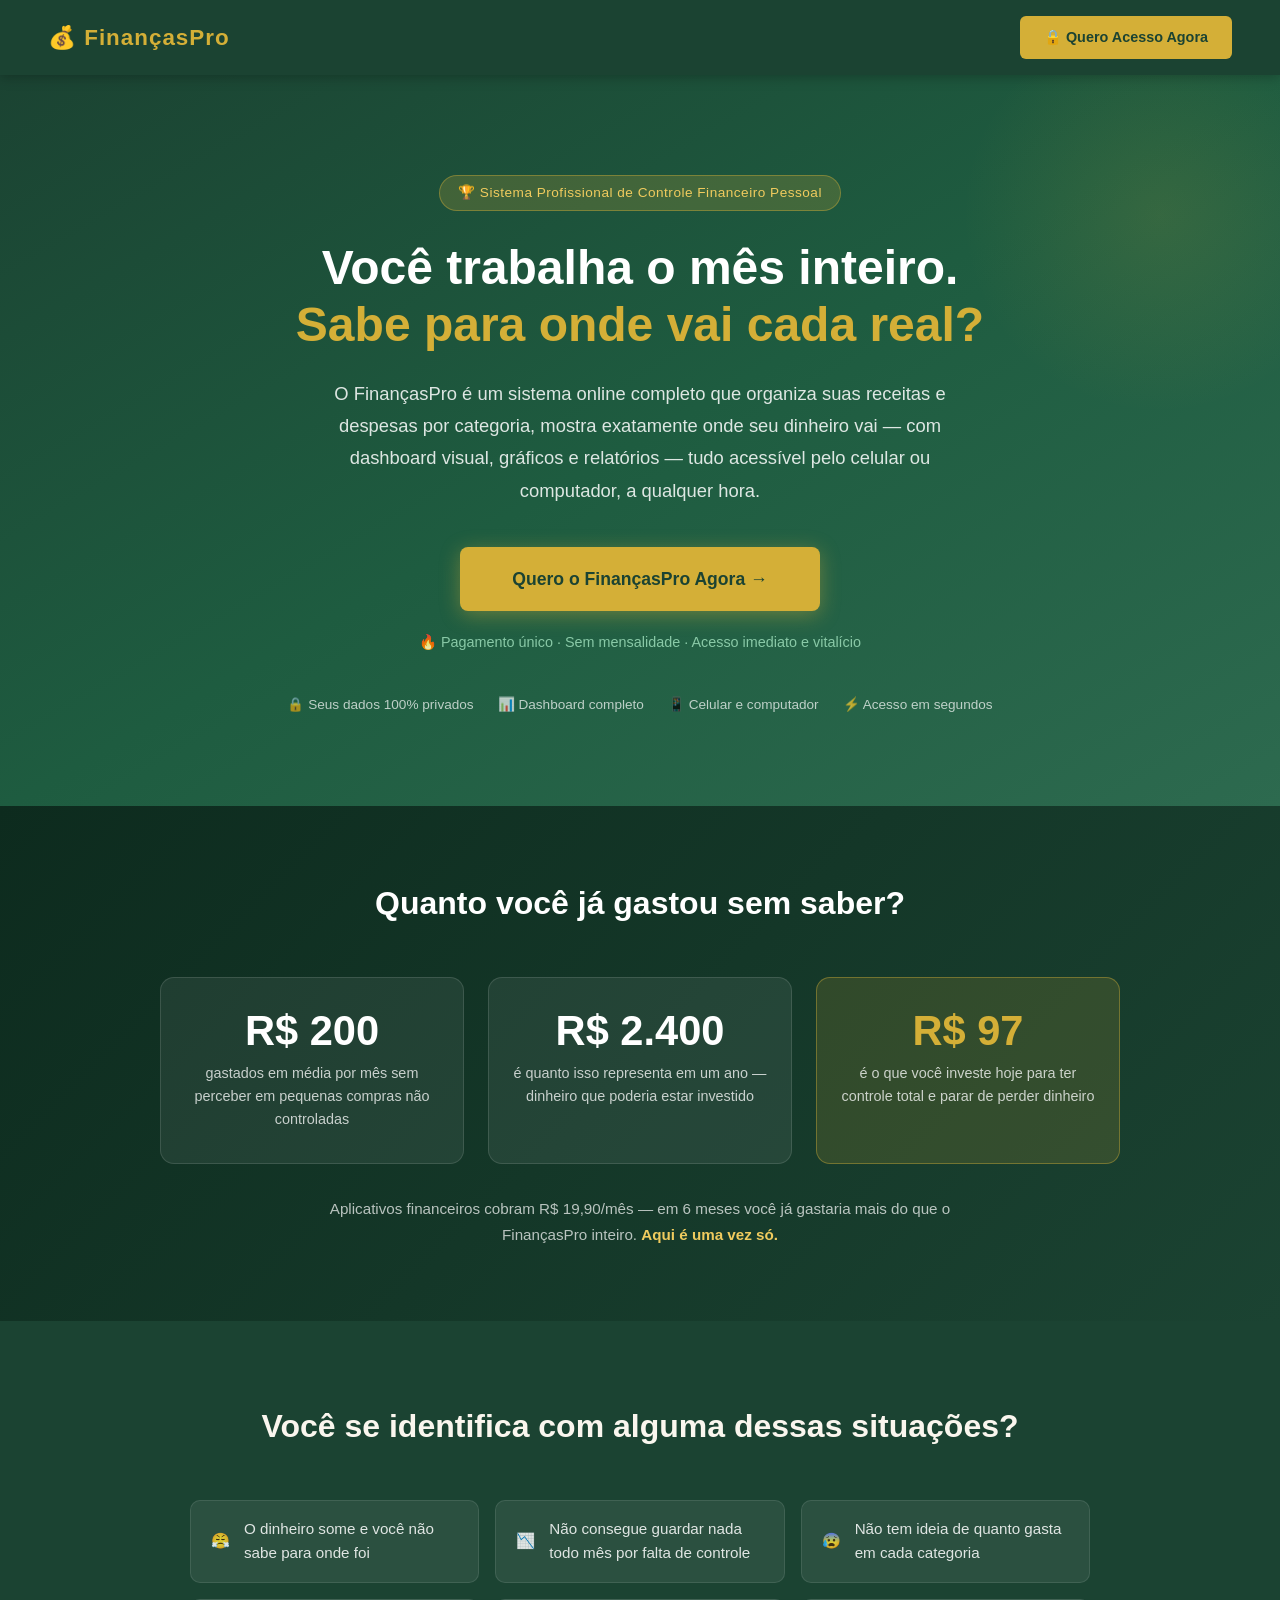
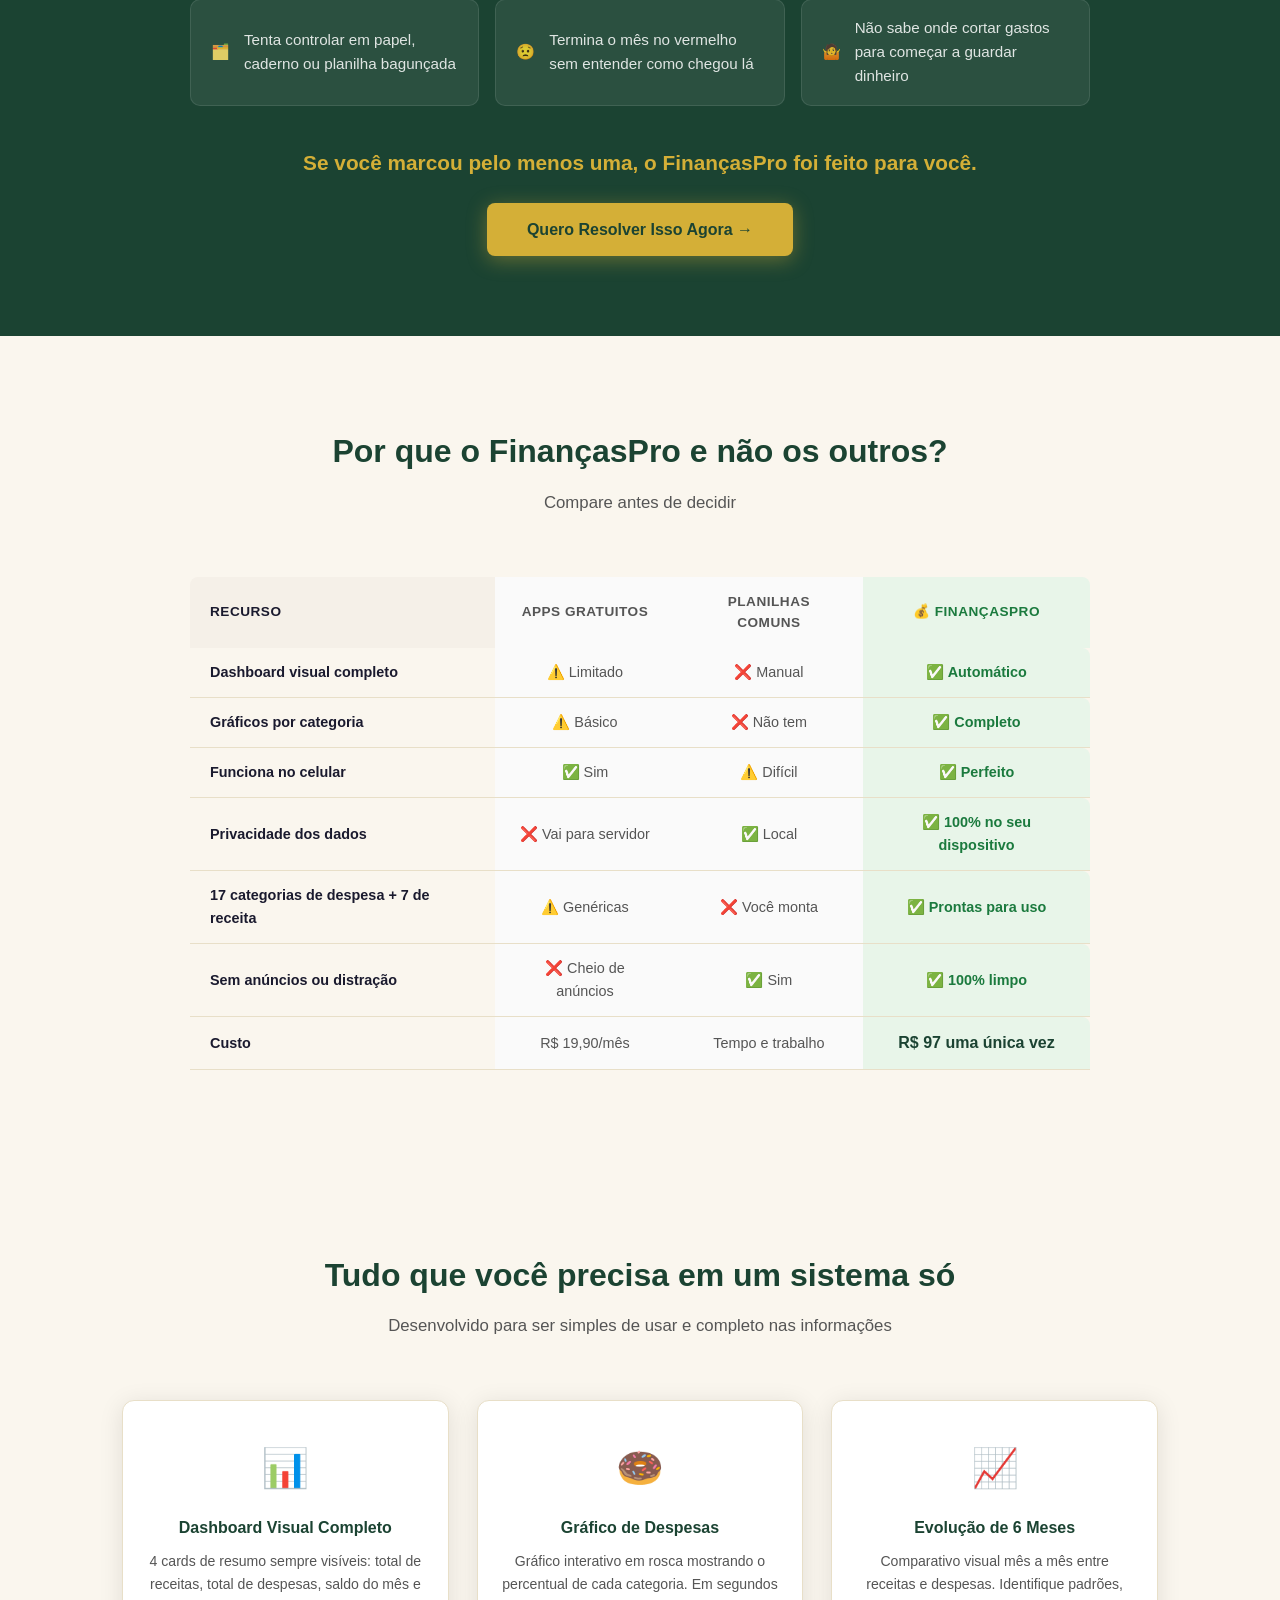
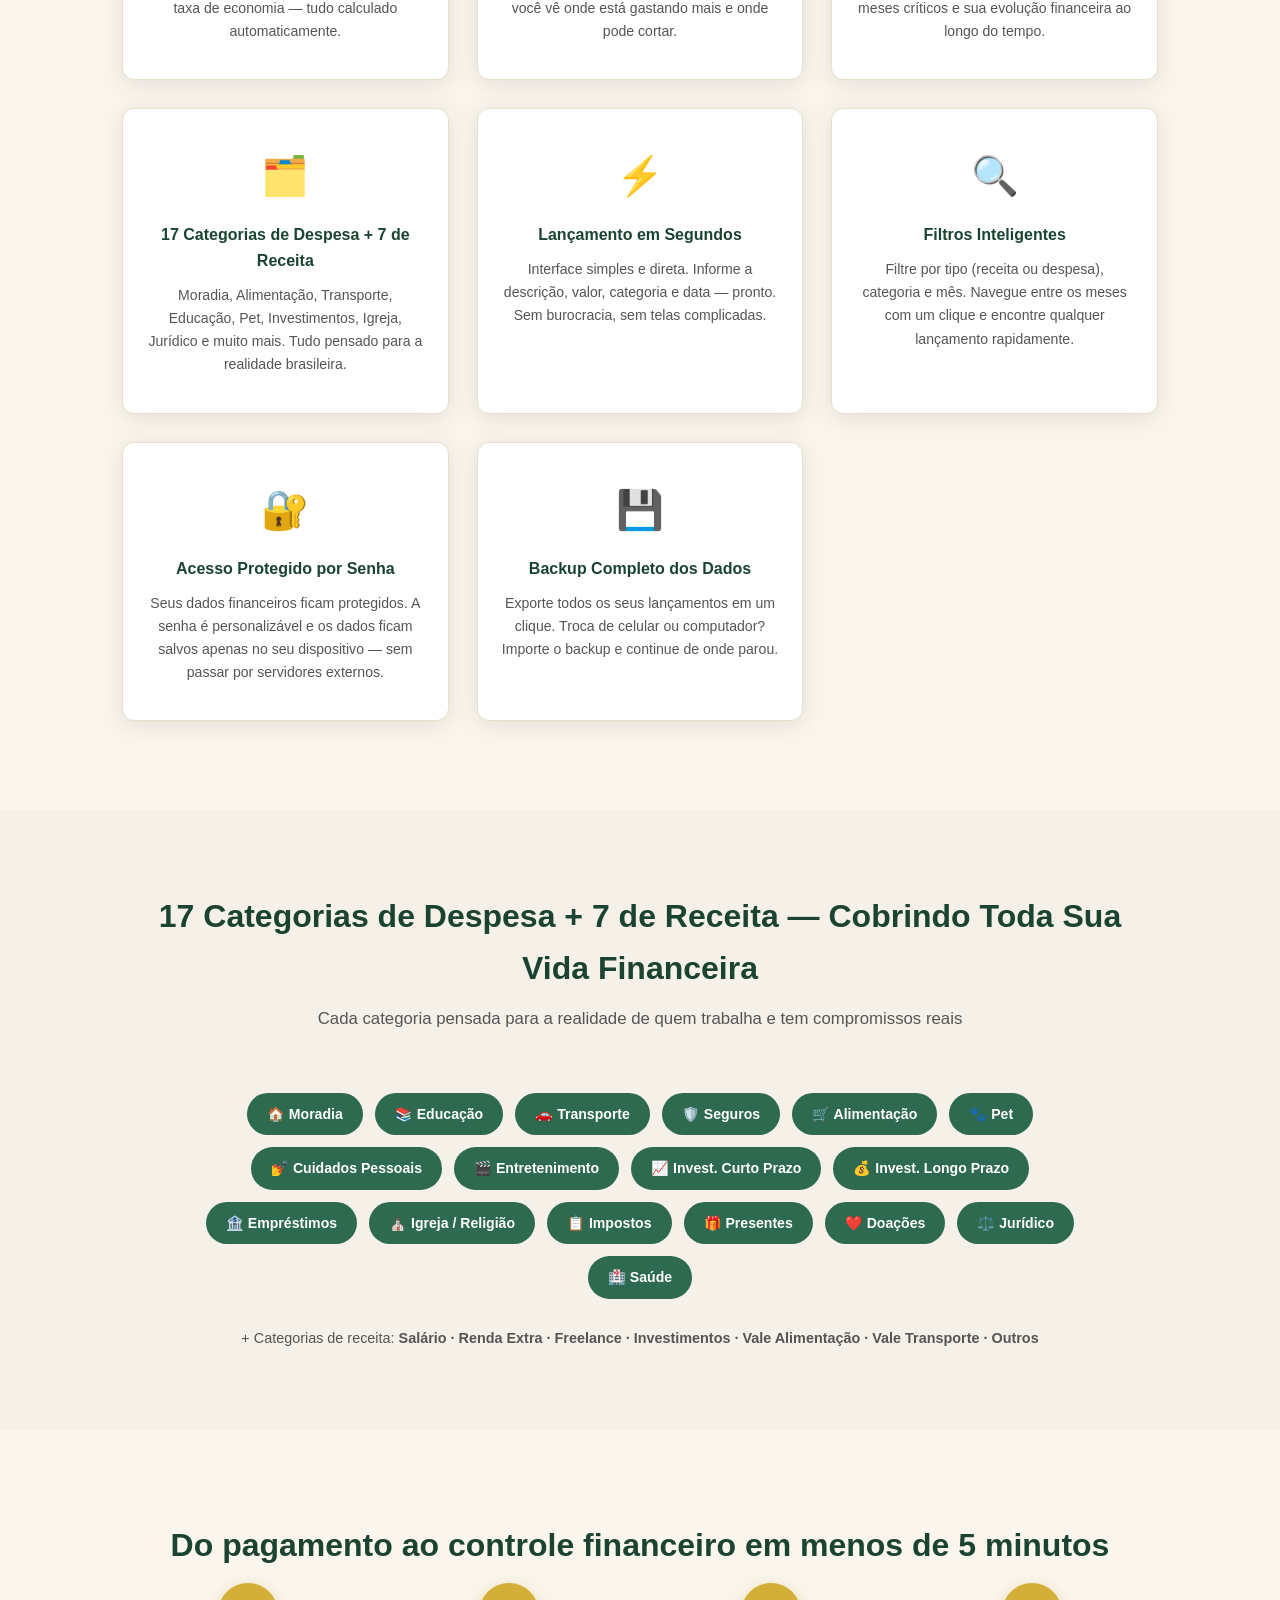
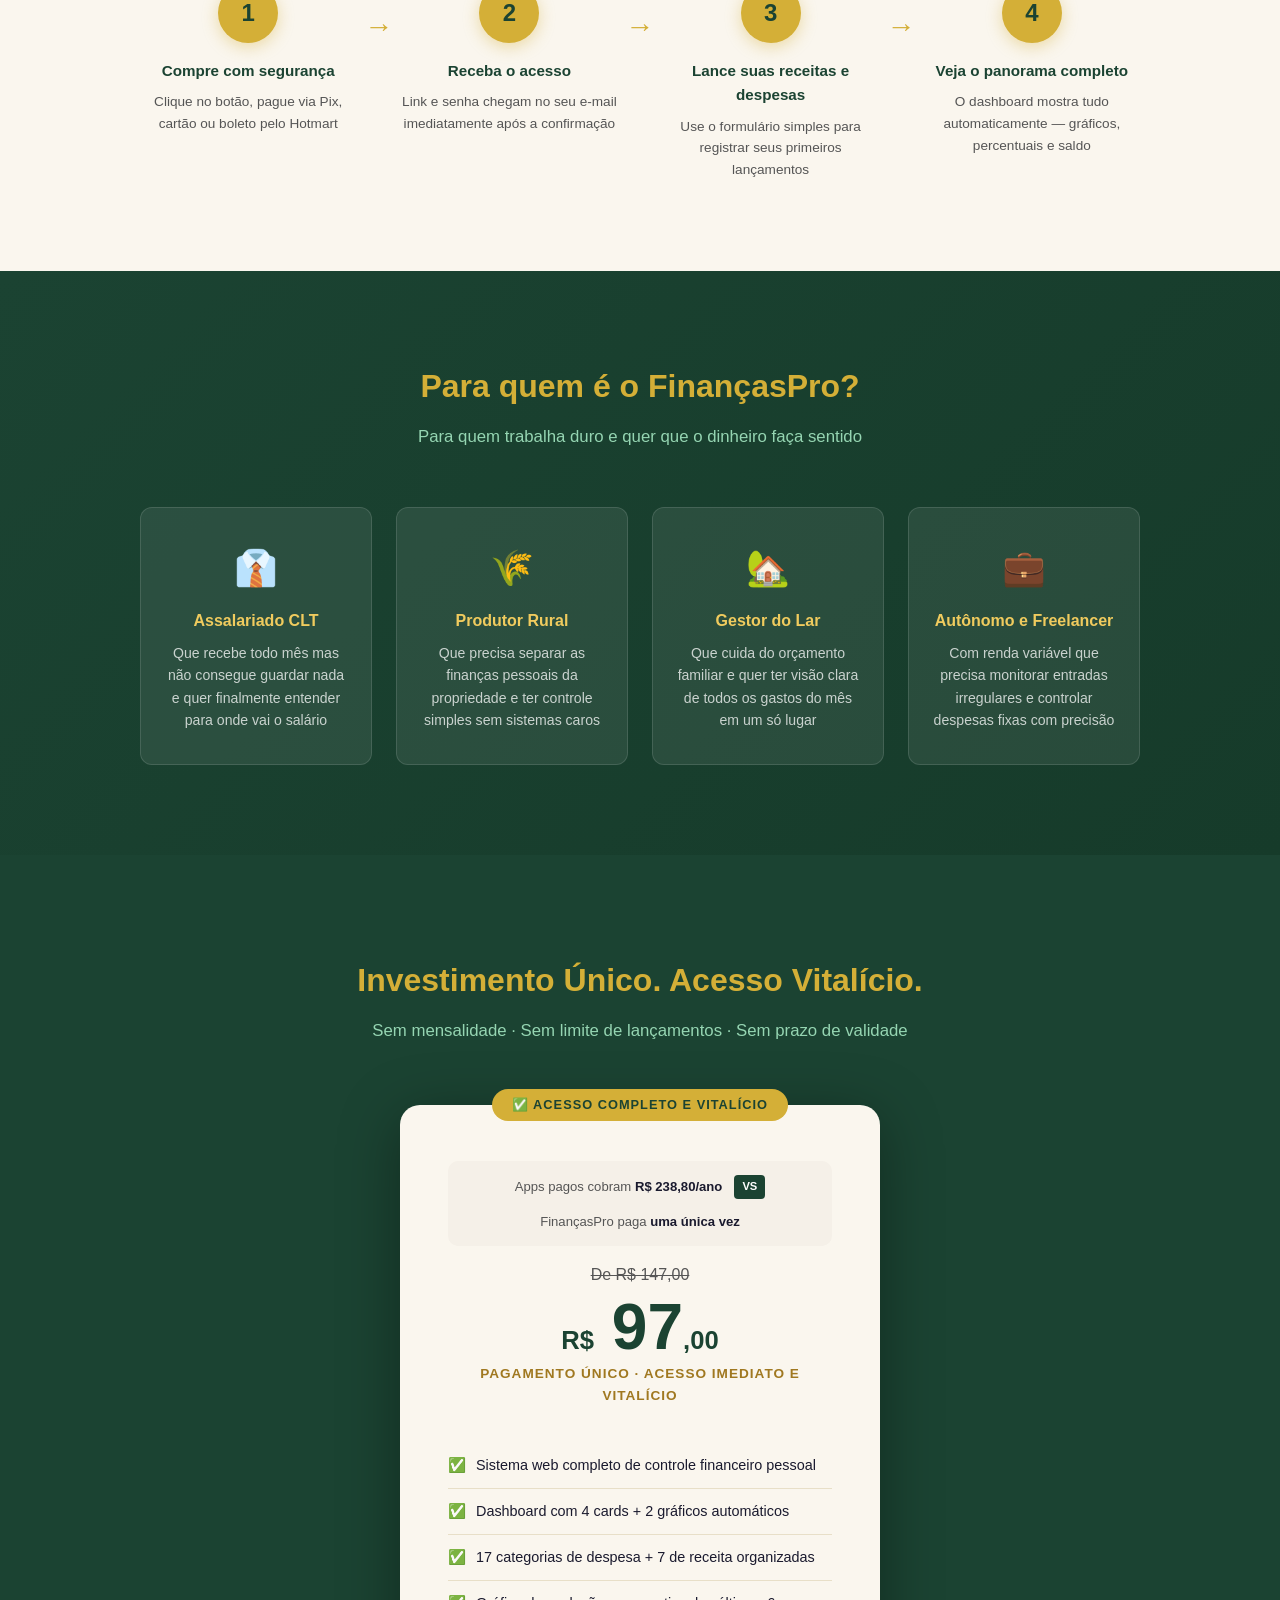
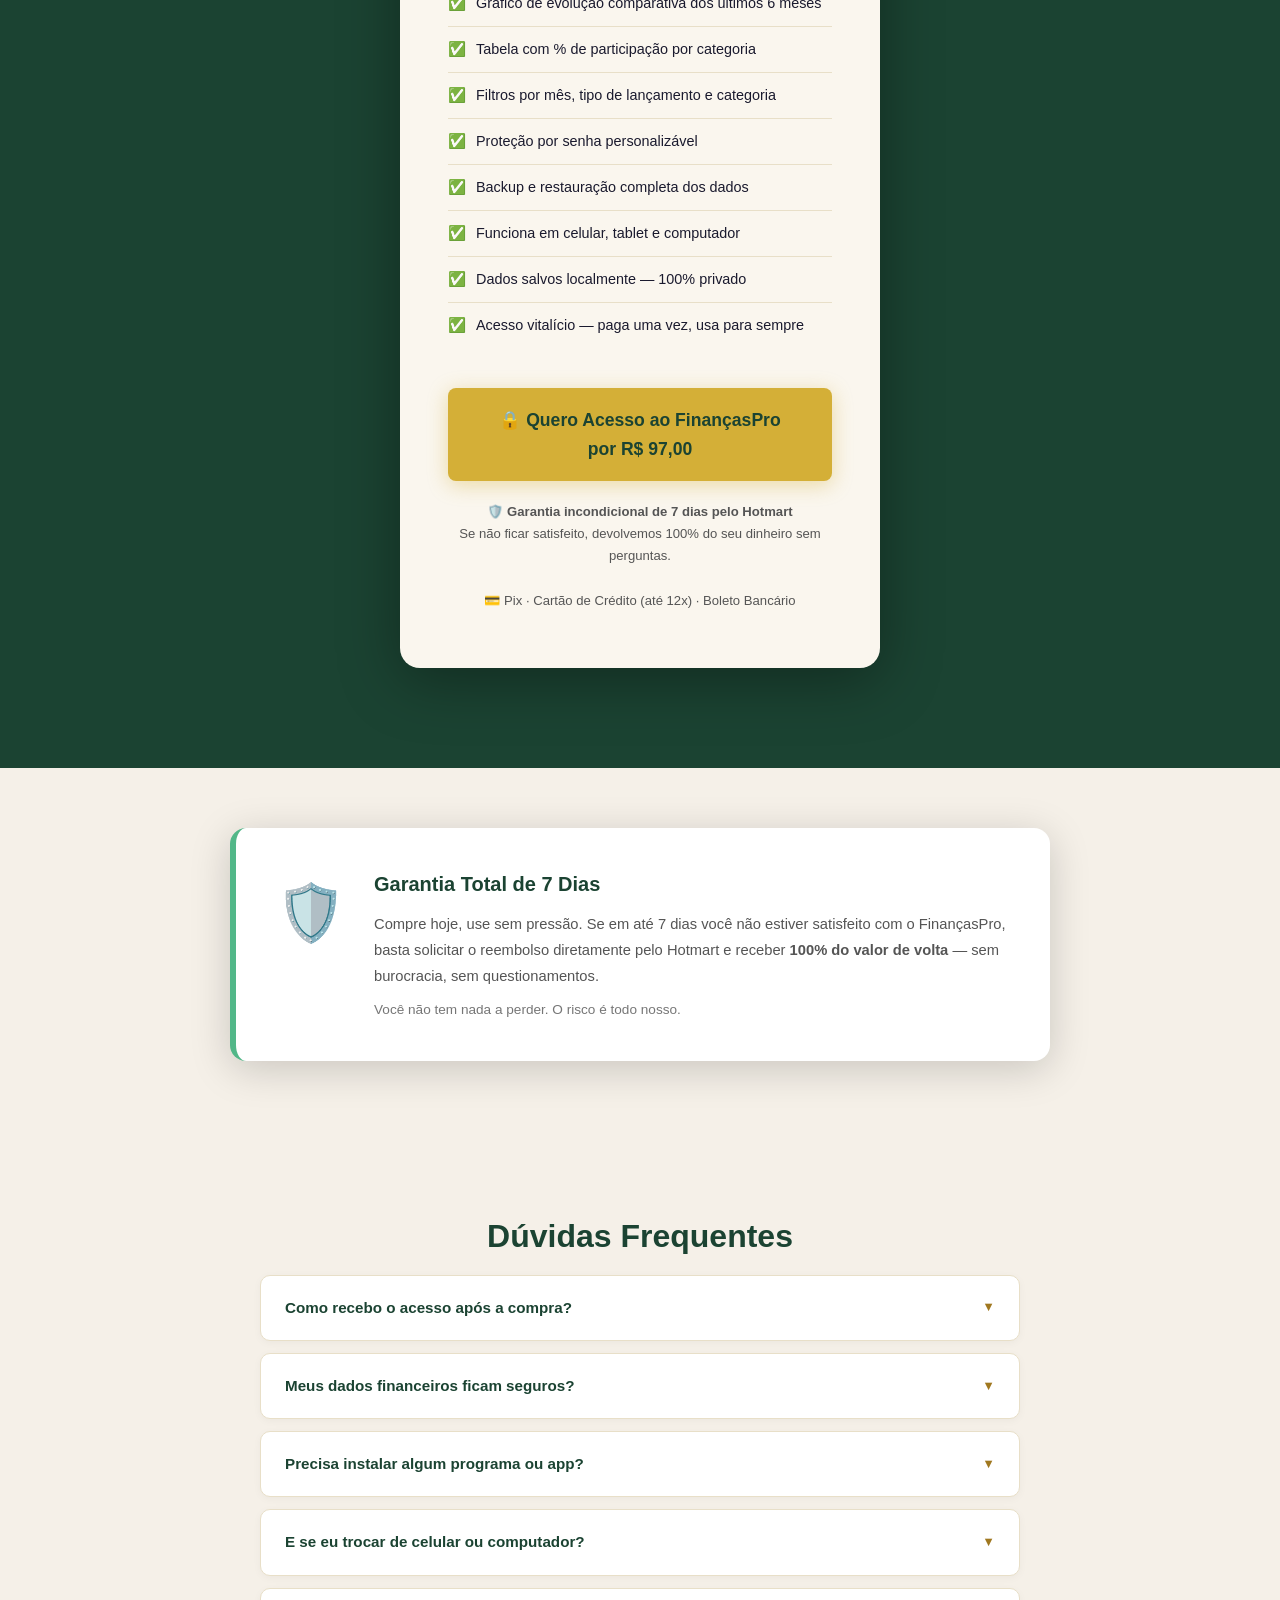
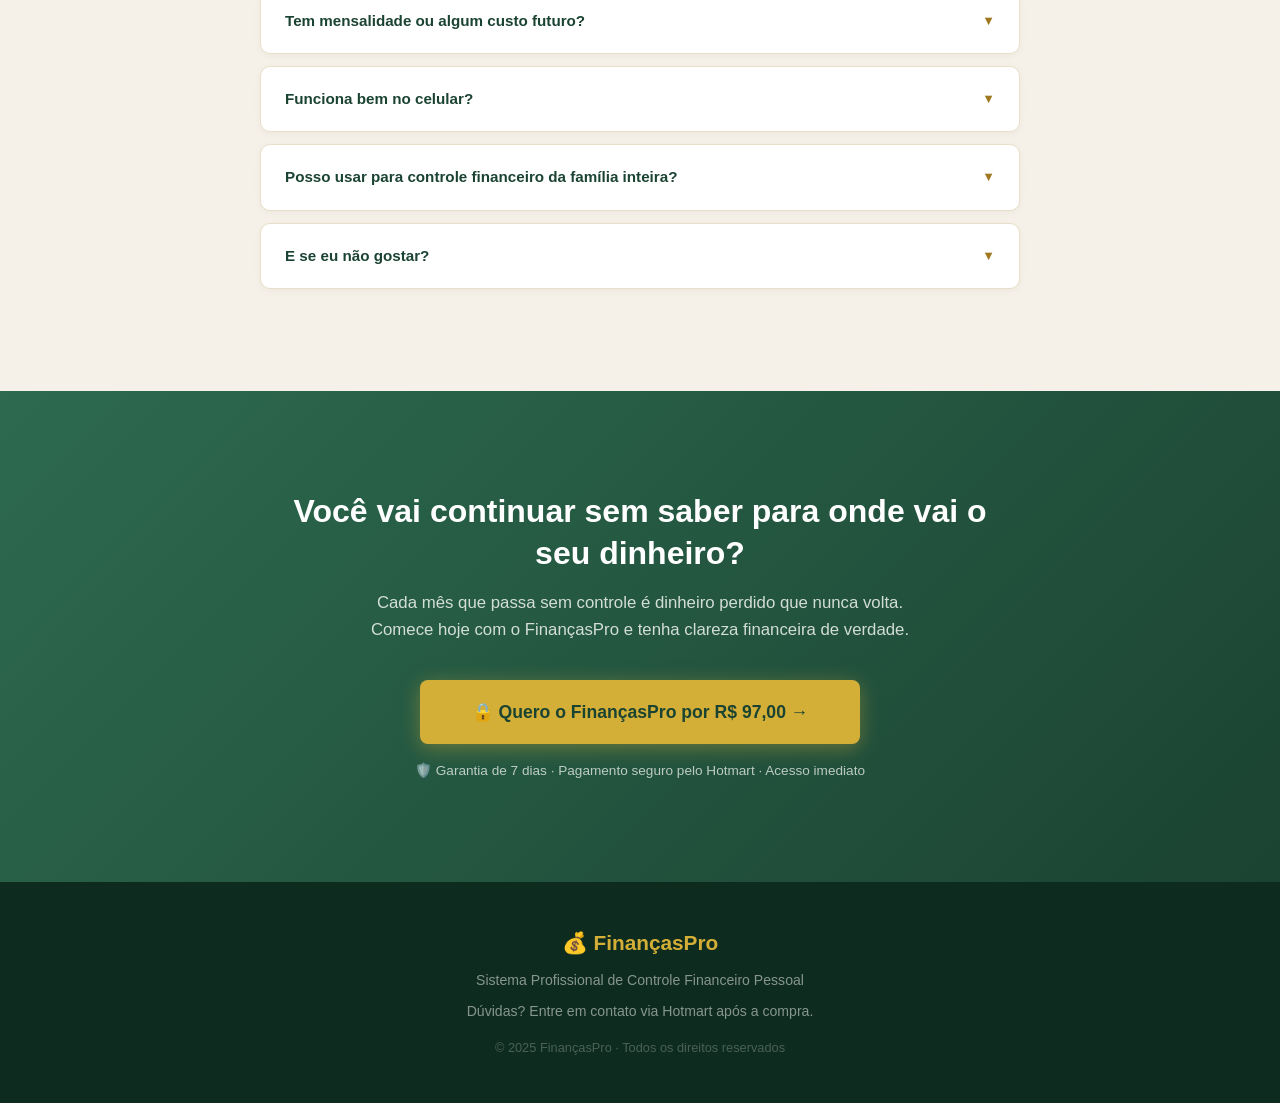
<file: index.html>
<!DOCTYPE html>
<html lang="pt-BR">
<head>
  <meta charset="UTF-8">
  <meta name="viewport" content="width=device-width, initial-scale=1.0">
  <title>FinançasPro — Controle Total das Suas Finanças em Um Único Lugar</title>
  <link rel="stylesheet" href="css/style.css">
</head>
<body>

<!-- NAVBAR -->
<nav>
  <div class="logo">💰 FinançasPro</div>
  <a href="#comprar" class="nav-cta">🔒 Quero Acesso Agora</a>
</nav>

<!-- HERO -->
<section class="hero">
  <div class="hero-badge">🏆 Sistema Profissional de Controle Financeiro Pessoal</div>
  <h1>Você trabalha o mês inteiro.<br><span style="color:var(--dourado)">Sabe para onde vai cada real?</span></h1>
  <p>O FinançasPro é um sistema online completo que organiza suas receitas e despesas por categoria, mostra exatamente onde seu dinheiro vai — com dashboard visual, gráficos e relatórios — tudo acessível pelo celular ou computador, a qualquer hora.</p>
  <a href="#comprar" class="hero-btn">Quero o FinançasPro Agora →</a>
  <div class="hero-price">🔥 Pagamento único · Sem mensalidade · Acesso imediato e vitalício</div>
  <div class="hero-badges">
    <span>🔒 Seus dados 100% privados</span>
    <span>📊 Dashboard completo</span>
    <span>📱 Celular e computador</span>
    <span>⚡ Acesso em segundos</span>
  </div>
</section>

<!-- ÂNCORA DE VALOR -->
<section class="ancora-valor">
  <div class="container">
    <h2 class="section-title" style="color:var(--branco)">Quanto você já gastou sem saber?</h2>
    <div class="ancora-grid">
      <div class="ancora-item">
        <div class="ancora-num">R$ 200</div>
        <div class="ancora-desc">gastados em média por mês sem perceber em pequenas compras não controladas</div>
      </div>
      <div class="ancora-item">
        <div class="ancora-num">R$ 2.400</div>
        <div class="ancora-desc">é quanto isso representa em um ano — dinheiro que poderia estar investido</div>
      </div>
      <div class="ancora-item destaque">
        <div class="ancora-num" style="color:var(--dourado)">R$ 97</div>
        <div class="ancora-desc">é o que você investe hoje para ter controle total e parar de perder dinheiro</div>
      </div>
    </div>
    <p class="ancora-sub">Aplicativos financeiros cobram R$ 19,90/mês — em 6 meses você já gastaria mais do que o FinançasPro inteiro. <strong>Aqui é uma vez só.</strong></p>
  </div>
</section>

<!-- PROBLEMA -->
<section class="problema">
  <div class="container">
    <h2 class="section-title">Você se identifica com alguma dessas situações?</h2>
    <div class="prob-grid">
      <div class="prob-item">😤 <span>O dinheiro some e você não sabe para onde foi</span></div>
      <div class="prob-item">📉 <span>Não consegue guardar nada todo mês por falta de controle</span></div>
      <div class="prob-item">😰 <span>Não tem ideia de quanto gasta em cada categoria</span></div>
      <div class="prob-item">🗂️ <span>Tenta controlar em papel, caderno ou planilha bagunçada</span></div>
      <div class="prob-item">😟 <span>Termina o mês no vermelho sem entender como chegou lá</span></div>
      <div class="prob-item">🤷 <span>Não sabe onde cortar gastos para começar a guardar dinheiro</span></div>
    </div>
    <div class="prob-solucao-box">
      <p class="prob-solucao">Se você marcou pelo menos uma, o FinançasPro foi feito para você.</p>
      <a href="#comprar" class="hero-btn" style="margin-top:24px;display:inline-block;font-size:1rem;padding:14px 40px">Quero Resolver Isso Agora →</a>
    </div>
  </div>
</section>

<!-- COMPARATIVO -->
<section class="comparativo">
  <div class="container">
    <h2 class="section-title">Por que o FinançasPro e não os outros?</h2>
    <p class="section-subtitle">Compare antes de decidir</p>
    <div class="comp-table-wrap">
      <table class="comp-table">
        <thead>
          <tr>
            <th>Recurso</th>
            <th class="col-outros">Apps Gratuitos</th>
            <th class="col-outros">Planilhas Comuns</th>
            <th class="col-fp">💰 FinançasPro</th>
          </tr>
        </thead>
        <tbody>
          <tr>
            <td>Dashboard visual completo</td>
            <td class="col-outros">⚠️ Limitado</td>
            <td class="col-outros">❌ Manual</td>
            <td class="col-fp">✅ Automático</td>
          </tr>
          <tr>
            <td>Gráficos por categoria</td>
            <td class="col-outros">⚠️ Básico</td>
            <td class="col-outros">❌ Não tem</td>
            <td class="col-fp">✅ Completo</td>
          </tr>
          <tr>
            <td>Funciona no celular</td>
            <td class="col-outros">✅ Sim</td>
            <td class="col-outros">⚠️ Difícil</td>
            <td class="col-fp">✅ Perfeito</td>
          </tr>
          <tr>
            <td>Privacidade dos dados</td>
            <td class="col-outros">❌ Vai para servidor</td>
            <td class="col-outros">✅ Local</td>
            <td class="col-fp">✅ 100% no seu dispositivo</td>
          </tr>
          <tr>
            <td>17 categorias de despesa + 7 de receita</td>
            <td class="col-outros">⚠️ Genéricas</td>
            <td class="col-outros">❌ Você monta</td>
            <td class="col-fp">✅ Prontas para uso</td>
          </tr>
          <tr>
            <td>Sem anúncios ou distração</td>
            <td class="col-outros">❌ Cheio de anúncios</td>
            <td class="col-outros">✅ Sim</td>
            <td class="col-fp">✅ 100% limpo</td>
          </tr>
          <tr>
            <td>Custo</td>
            <td class="col-outros">R$ 19,90/mês</td>
            <td class="col-outros">Tempo e trabalho</td>
            <td class="col-fp destacado">R$ 97 uma única vez</td>
          </tr>
        </tbody>
      </table>
    </div>
  </div>
</section>

<!-- FEATURES -->
<section class="features" id="recursos">
  <div class="container">
    <h2 class="section-title">Tudo que você precisa em um sistema só</h2>
    <p class="section-subtitle">Desenvolvido para ser simples de usar e completo nas informações</p>
    <div class="features-grid">
      <div class="feature-card">
        <div class="feature-icon">📊</div>
        <h3>Dashboard Visual Completo</h3>
        <p>4 cards de resumo sempre visíveis: total de receitas, total de despesas, saldo do mês e taxa de economia — tudo calculado automaticamente.</p>
      </div>
      <div class="feature-card">
        <div class="feature-icon">🍩</div>
        <h3>Gráfico de Despesas</h3>
        <p>Gráfico interativo em rosca mostrando o percentual de cada categoria. Em segundos você vê onde está gastando mais e onde pode cortar.</p>
      </div>
      <div class="feature-card">
        <div class="feature-icon">📈</div>
        <h3>Evolução de 6 Meses</h3>
        <p>Comparativo visual mês a mês entre receitas e despesas. Identifique padrões, meses críticos e sua evolução financeira ao longo do tempo.</p>
      </div>
      <div class="feature-card">
        <div class="feature-icon">🗂️</div>
        <h3>17 Categorias de Despesa + 7 de Receita</h3>
        <p>Moradia, Alimentação, Transporte, Educação, Pet, Investimentos, Igreja, Jurídico e muito mais. Tudo pensado para a realidade brasileira.</p>
      </div>
      <div class="feature-card">
        <div class="feature-icon">⚡</div>
        <h3>Lançamento em Segundos</h3>
        <p>Interface simples e direta. Informe a descrição, valor, categoria e data — pronto. Sem burocracia, sem telas complicadas.</p>
      </div>
      <div class="feature-card">
        <div class="feature-icon">🔍</div>
        <h3>Filtros Inteligentes</h3>
        <p>Filtre por tipo (receita ou despesa), categoria e mês. Navegue entre os meses com um clique e encontre qualquer lançamento rapidamente.</p>
      </div>
      <div class="feature-card">
        <div class="feature-icon">🔐</div>
        <h3>Acesso Protegido por Senha</h3>
        <p>Seus dados financeiros ficam protegidos. A senha é personalizável e os dados ficam salvos apenas no seu dispositivo — sem passar por servidores externos.</p>
      </div>
      <div class="feature-card">
        <div class="feature-icon">💾</div>
        <h3>Backup Completo dos Dados</h3>
        <p>Exporte todos os seus lançamentos em um clique. Troca de celular ou computador? Importe o backup e continue de onde parou.</p>
      </div>
    </div>
  </div>
</section>

<!-- CATEGORIAS -->
<section class="categories">
  <div class="container">
    <h2 class="section-title">17 Categorias de Despesa + 7 de Receita — Cobrindo Toda Sua Vida Financeira</h2>
    <p class="section-subtitle">Cada categoria pensada para a realidade de quem trabalha e tem compromissos reais</p>
    <div class="categories-list">
      <span class="cat-tag">🏠 Moradia</span>
      <span class="cat-tag">📚 Educação</span>
      <span class="cat-tag">🚗 Transporte</span>
      <span class="cat-tag">🛡️ Seguros</span>
      <span class="cat-tag">🛒 Alimentação</span>
      <span class="cat-tag">🐾 Pet</span>
      <span class="cat-tag">💅 Cuidados Pessoais</span>
      <span class="cat-tag">🎬 Entretenimento</span>
      <span class="cat-tag">📈 Invest. Curto Prazo</span>
      <span class="cat-tag">💰 Invest. Longo Prazo</span>
      <span class="cat-tag">🏦 Empréstimos</span>
      <span class="cat-tag">⛪ Igreja / Religião</span>
      <span class="cat-tag">📋 Impostos</span>
      <span class="cat-tag">🎁 Presentes</span>
      <span class="cat-tag">❤️ Doações</span>
      <span class="cat-tag">⚖️ Jurídico</span>
      <span class="cat-tag">🏥 Saúde</span>
    </div>
    <p style="text-align:center;margin-top:28px;color:var(--texto-medio);font-size:0.9rem">
      + Categorias de receita: <strong>Salário · Renda Extra · Freelance · Investimentos · Vale Alimentação · Vale Transporte · Outros</strong>
    </p>
  </div>
</section>

<!-- COMO FUNCIONA -->
<section class="how-it-works">
  <div class="container">
    <h2 class="section-title">Do pagamento ao controle financeiro em menos de 5 minutos</h2>
    <div class="steps">
      <div class="step">
        <div class="step-num">1</div>
        <h3>Compre com segurança</h3>
        <p>Clique no botão, pague via Pix, cartão ou boleto pelo Hotmart</p>
      </div>
      <div class="step-arrow">→</div>
      <div class="step">
        <div class="step-num">2</div>
        <h3>Receba o acesso</h3>
        <p>Link e senha chegam no seu e-mail imediatamente após a confirmação</p>
      </div>
      <div class="step-arrow">→</div>
      <div class="step">
        <div class="step-num">3</div>
        <h3>Lance suas receitas e despesas</h3>
        <p>Use o formulário simples para registrar seus primeiros lançamentos</p>
      </div>
      <div class="step-arrow">→</div>
      <div class="step">
        <div class="step-num">4</div>
        <h3>Veja o panorama completo</h3>
        <p>O dashboard mostra tudo automaticamente — gráficos, percentuais e saldo</p>
      </div>
    </div>
  </div>
</section>

<!-- PARA QUEM É -->
<section class="para-quem">
  <div class="container">
    <h2 class="section-title" style="color:var(--dourado)">Para quem é o FinançasPro?</h2>
    <p class="section-subtitle" style="color:var(--verde-accent)">Para quem trabalha duro e quer que o dinheiro faça sentido</p>
    <div class="publico-grid">
      <div class="publico-card">
        <div class="pub-icon">👔</div>
        <h3>Assalariado CLT</h3>
        <p>Que recebe todo mês mas não consegue guardar nada e quer finalmente entender para onde vai o salário</p>
      </div>
      <div class="publico-card">
        <div class="pub-icon">🌾</div>
        <h3>Produtor Rural</h3>
        <p>Que precisa separar as finanças pessoais da propriedade e ter controle simples sem sistemas caros</p>
      </div>
      <div class="publico-card">
        <div class="pub-icon">🏡</div>
        <h3>Gestor do Lar</h3>
        <p>Que cuida do orçamento familiar e quer ter visão clara de todos os gastos do mês em um só lugar</p>
      </div>
      <div class="publico-card">
        <div class="pub-icon">💼</div>
        <h3>Autônomo e Freelancer</h3>
        <p>Com renda variável que precisa monitorar entradas irregulares e controlar despesas fixas com precisão</p>
      </div>
    </div>
  </div>
</section>

<!-- PRICING -->
<section class="pricing" id="comprar">
  <div class="container">
    <h2 class="section-title" style="color:var(--dourado)">Investimento Único. Acesso Vitalício.</h2>
    <p class="section-subtitle" style="color:var(--verde-accent)">Sem mensalidade · Sem limite de lançamentos · Sem prazo de validade</p>
    <div class="price-card">
      <div class="price-tag">✅ ACESSO COMPLETO E VITALÍCIO</div>
      <div class="price-compare">
        <span>Apps pagos cobram <strong>R$ 238,80/ano</strong></span>
        <span class="price-vs">VS</span>
        <span>FinançasPro paga <strong>uma única vez</strong></span>
      </div>
      <div class="price-original">De R$ 147,00</div>
      <div class="price-value"><span>R$</span> 97<span>,00</span></div>
      <div class="price-label">pagamento único · acesso imediato e vitalício</div>
      <ul class="price-list">
        <li>Sistema web completo de controle financeiro pessoal</li>
        <li>Dashboard com 4 cards + 2 gráficos automáticos</li>
        <li>17 categorias de despesa + 7 de receita organizadas</li>
        <li>Gráfico de evolução comparativa dos últimos 6 meses</li>
        <li>Tabela com % de participação por categoria</li>
        <li>Filtros por mês, tipo de lançamento e categoria</li>
        <li>Proteção por senha personalizável</li>
        <li>Backup e restauração completa dos dados</li>
        <li>Funciona em celular, tablet e computador</li>
        <li>Dados salvos localmente — 100% privado</li>
        <li>Acesso vitalício — paga uma vez, usa para sempre</li>
      </ul>
      <a href="https://pay.hotmart.com/W105603611X" class="buy-btn" target="_blank">
        🔒 Quero Acesso ao FinançasPro por R$ 97,00
      </a>
      <div class="guarantee">
        🛡️ <strong>Garantia incondicional de 7 dias pelo Hotmart</strong><br>
        Se não ficar satisfeito, devolvemos 100% do seu dinheiro sem perguntas.<br><br>
        💳 Pix · Cartão de Crédito (até 12x) · Boleto Bancário
      </div>
    </div>
  </div>
</section>

<!-- GARANTIA DESTAQUE -->
<section class="garantia">
  <div class="container">
    <div class="garantia-box">
      <div class="garantia-icon">🛡️</div>
      <div class="garantia-texto">
        <h3>Garantia Total de 7 Dias</h3>
        <p>Compre hoje, use sem pressão. Se em até 7 dias você não estiver satisfeito com o FinançasPro, basta solicitar o reembolso diretamente pelo Hotmart e receber <strong>100% do valor de volta</strong> — sem burocracia, sem questionamentos.</p>
        <p style="margin-top:8px;font-size:0.85rem;opacity:0.8">Você não tem nada a perder. O risco é todo nosso.</p>
      </div>
    </div>
  </div>
</section>

<!-- FAQ -->
<section class="faq">
  <div class="container">
    <h2 class="section-title">Dúvidas Frequentes</h2>
    <div class="faq-list">
      <div class="faq-item">
        <div class="faq-question">Como recebo o acesso após a compra? <span class="faq-arrow">▼</span></div>
        <div class="faq-answer">Imediatamente após a confirmação do pagamento, o Hotmart envia o link de acesso e a senha diretamente para o seu e-mail. Acesso em menos de 5 minutos.</div>
      </div>
      <div class="faq-item">
        <div class="faq-question">Meus dados financeiros ficam seguros? <span class="faq-arrow">▼</span></div>
        <div class="faq-answer">Sim, totalmente. Os dados ficam salvos apenas no seu próprio navegador (tecnologia LocalStorage). Não passam por nenhum servidor externo. Absolutamente ninguém além de você tem acesso às suas informações — nem mesmo nós.</div>
      </div>
      <div class="faq-item">
        <div class="faq-question">Precisa instalar algum programa ou app? <span class="faq-arrow">▼</span></div>
        <div class="faq-answer">Não! O FinançasPro funciona diretamente no navegador do celular ou computador. É só acessar o link, digitar a senha e começar a usar. Sem instalação, sem cadastro, sem complicação.</div>
      </div>
      <div class="faq-item">
        <div class="faq-question">E se eu trocar de celular ou computador?</span> <span class="faq-arrow">▼</span></div>
        <div class="faq-answer">Sem problema! Basta exportar seus dados pelo sistema (função Backup em Configurações), salvar o arquivo gerado e depois importar no novo dispositivo. Todos os seus lançamentos estarão lá.</div>
      </div>
      <div class="faq-item">
        <div class="faq-question">Tem mensalidade ou algum custo futuro? <span class="faq-arrow">▼</span></div>
        <div class="faq-answer">Absolutamente não. É um pagamento único de R$ 97,00 e você tem acesso para sempre. Sem mensalidade, sem renovação anual, sem nenhuma cobrança recorrente.</div>
      </div>
      <div class="faq-item">
        <div class="faq-question">Funciona bem no celular? <span class="faq-arrow">▼</span></div>
        <div class="faq-answer">Sim! O sistema foi desenvolvido para funcionar perfeitamente em qualquer tamanho de tela — celular, tablet ou computador. O layout se adapta automaticamente ao seu dispositivo.</div>
      </div>
      <div class="faq-item">
        <div class="faq-question">Posso usar para controle financeiro da família inteira? <span class="faq-arrow">▼</span></div>
        <div class="faq-answer">Sim! O FinançasPro foi pensado para o controle financeiro pessoal e familiar. Você registra todas as receitas e despesas da casa e tem visão completa do orçamento familiar.</div>
      </div>
      <div class="faq-item">
        <div class="faq-question">E se eu não gostar? <span class="faq-arrow">▼</span></div>
        <div class="faq-answer">Você tem 7 dias de garantia total pelo Hotmart. Se não ficar satisfeito por qualquer motivo, solicite o reembolso e receba 100% do valor de volta. Sem perguntas.</div>
      </div>
    </div>
  </div>
</section>

<!-- CTA FINAL -->
<section class="cta-final">
  <div class="container" style="text-align:center">
    <h2>Você vai continuar sem saber para onde vai o seu dinheiro?</h2>
    <p>Cada mês que passa sem controle é dinheiro perdido que nunca volta.<br>Comece hoje com o FinançasPro e tenha clareza financeira de verdade.</p>
    <a href="#comprar" class="hero-btn" style="margin-top:36px;display:inline-block">
      🔒 Quero o FinançasPro por R$ 97,00 →
    </a>
    <div style="margin-top:16px;color:rgba(255,255,255,0.7);font-size:0.85rem">
      🛡️ Garantia de 7 dias · Pagamento seguro pelo Hotmart · Acesso imediato
    </div>
  </div>
</section>

<!-- FOOTER -->
<footer>
  <div class="footer-logo">💰 FinançasPro</div>
  <p>Sistema Profissional de Controle Financeiro Pessoal</p>
  <p style="margin-top:8px">Dúvidas? Entre em contato via Hotmart após a compra.</p>
  <p style="margin-top:16px;font-size:0.8rem;opacity:0.5">© 2025 FinançasPro · Todos os direitos reservados</p>
</footer>

<script>
  // FAQ accordion
  document.querySelectorAll('.faq-question').forEach(q => {
    q.addEventListener('click', () => {
      const item = q.parentElement;
      const isOpen = item.classList.contains('open');
      document.querySelectorAll('.faq-item').forEach(i => i.classList.remove('open'));
      if (!isOpen) item.classList.add('open');
    });
  });

  // Smooth scroll
  document.querySelectorAll('a[href^="#"]').forEach(a => {
    a.addEventListener('click', e => {
      e.preventDefault();
      const target = document.querySelector(a.getAttribute('href'));
      if (target) target.scrollIntoView({ behavior: 'smooth', block: 'start' });
    });
  });

  // Animate on scroll
  const observer = new IntersectionObserver((entries) => {
    entries.forEach(e => { if (e.isIntersecting) e.target.classList.add('visible'); });
  }, { threshold: 0.1 });
  document.querySelectorAll('.feature-card, .publico-card, .step, .prob-item, .ancora-item').forEach(el => observer.observe(el));
</script>
</body>
</html>
</file>
<file: css/style.css>
/* ================================================
   FinançasPro — Landing Page CSS
   Paleta: Verdes + Dourados + Bege | Font: Tahoma
   ================================================ */

:root {
  --verde-escuro:   #1B4332;
  --verde-medio:    #2D6A4F;
  --verde-claro:    #52B788;
  --verde-accent:   #95D5B2;
  --dourado:        #D4AF37;
  --dourado-claro:  #F0CB5E;
  --dourado-escuro: #A07820;
  --bege:           #F5F0E8;
  --bege-claro:     #FAF6EE;
  --bege-escuro:    #E8DFC8;
  --texto-escuro:   #1A1A2E;
  --texto-medio:    #555555;
  --branco:         #FFFFFF;
  --sombra:         0 4px 24px rgba(0,0,0,0.10);
  --sombra-forte:   0 8px 40px rgba(0,0,0,0.18);
}

* { box-sizing: border-box; margin: 0; padding: 0; }
html { scroll-behavior: smooth; }

body {
  font-family: Tahoma, Geneva, Verdana, sans-serif;
  background: var(--bege-claro);
  color: var(--texto-escuro);
  line-height: 1.6;
}

.container {
  max-width: 1100px;
  margin: 0 auto;
  padding: 0 32px;
}

/* ================================================
   NAVBAR
   ================================================ */
nav {
  background: var(--verde-escuro);
  padding: 16px 48px;
  display: flex;
  justify-content: space-between;
  align-items: center;
  position: sticky;
  top: 0;
  z-index: 100;
  box-shadow: 0 2px 12px rgba(0,0,0,0.25);
}

.logo {
  color: var(--dourado);
  font-size: 1.4rem;
  font-weight: bold;
  letter-spacing: 1px;
}

.nav-cta {
  background: var(--dourado);
  color: var(--verde-escuro);
  padding: 10px 24px;
  border-radius: 6px;
  font-family: Tahoma, sans-serif;
  font-weight: bold;
  font-size: 0.9rem;
  text-decoration: none;
  transition: background 0.2s, transform 0.2s;
}
.nav-cta:hover { background: var(--dourado-claro); transform: translateY(-1px); }

/* ================================================
   HERO
   ================================================ */
.hero {
  background: linear-gradient(150deg, var(--verde-escuro) 0%, #1E5C40 50%, #2D6A4F 100%);
  padding: 100px 48px 90px;
  text-align: center;
  position: relative;
  overflow: hidden;
}

.hero::before {
  content: '';
  position: absolute;
  top: -60px; right: -80px;
  width: 400px; height: 400px;
  background: radial-gradient(circle, rgba(212,175,55,0.12) 0%, transparent 70%);
  pointer-events: none;
}

.hero-badge {
  display: inline-block;
  background: rgba(212,175,55,0.2);
  color: var(--dourado-claro);
  border: 1px solid rgba(212,175,55,0.4);
  padding: 6px 18px;
  border-radius: 20px;
  font-size: 0.85rem;
  margin-bottom: 28px;
  letter-spacing: 0.5px;
}

.hero h1 {
  color: var(--branco);
  font-size: 3rem;
  line-height: 1.2;
  margin-bottom: 24px;
  max-width: 720px;
  margin-left: auto;
  margin-right: auto;
}

.hero h1 br + * { color: var(--dourado); }

.hero p {
  color: rgba(255,255,255,0.85);
  font-size: 1.15rem;
  max-width: 640px;
  margin: 0 auto 40px;
  line-height: 1.75;
}

.hero-btn {
  background: var(--dourado);
  color: var(--verde-escuro);
  padding: 18px 52px;
  border-radius: 8px;
  font-size: 1.1rem;
  font-weight: bold;
  text-decoration: none;
  display: inline-block;
  font-family: Tahoma, sans-serif;
  transition: transform 0.2s, background 0.2s, box-shadow 0.2s;
  box-shadow: 0 4px 20px rgba(212,175,55,0.4);
}
.hero-btn:hover {
  transform: translateY(-3px);
  background: var(--dourado-claro);
  box-shadow: 0 8px 28px rgba(212,175,55,0.5);
}

.hero-price {
  color: var(--verde-accent);
  margin-top: 20px;
  font-size: 0.9rem;
  opacity: 0.9;
}

.hero-badges {
  display: flex;
  gap: 24px;
  justify-content: center;
  flex-wrap: wrap;
  margin-top: 40px;
}
.hero-badges span {
  color: rgba(255,255,255,0.7);
  font-size: 0.85rem;
  display: flex;
  align-items: center;
  gap: 6px;
}

/* ================================================
   PROBLEMA
   ================================================ */
.problema {
  padding: 80px 48px;
  background: var(--verde-escuro);
}

.problema .section-title { color: var(--bege-claro); margin-bottom: 48px; }

.prob-grid {
  display: grid;
  grid-template-columns: repeat(auto-fit, minmax(280px, 1fr));
  gap: 16px;
  max-width: 900px;
  margin: 0 auto 40px;
}

.prob-item {
  display: flex;
  align-items: center;
  gap: 14px;
  background: rgba(255,255,255,0.07);
  border: 1px solid rgba(255,255,255,0.1);
  border-radius: 10px;
  padding: 16px 20px;
  color: rgba(255,255,255,0.85);
  font-size: 0.95rem;
  opacity: 0;
  transform: translateY(20px);
  transition: opacity 0.5s, transform 0.5s;
}
.prob-item.visible { opacity: 1; transform: translateY(0); }
.prob-item span { flex: 1; }

.prob-solucao {
  text-align: center;
  color: var(--dourado);
  font-size: 1.3rem;
  font-weight: bold;
  margin-top: 32px;
}

/* ================================================
   FEATURES
   ================================================ */
.features {
  padding: 90px 48px;
  background: var(--bege-claro);
}

.section-title {
  text-align: center;
  font-size: 2rem;
  color: var(--verde-escuro);
  margin-bottom: 12px;
}

.section-subtitle {
  text-align: center;
  color: var(--texto-medio);
  margin-bottom: 60px;
  font-size: 1.05rem;
}

.features-grid {
  display: grid;
  grid-template-columns: repeat(auto-fit, minmax(240px, 1fr));
  gap: 28px;
  max-width: 1100px;
  margin: 0 auto;
}

.feature-card {
  background: var(--branco);
  border: 1px solid var(--bege-escuro);
  border-radius: 12px;
  padding: 36px 24px;
  text-align: center;
  box-shadow: var(--sombra);
  transition: transform 0.3s, box-shadow 0.3s;
  opacity: 0;
  transform: translateY(20px);
}
.feature-card.visible { opacity: 1; transform: translateY(0); }
.feature-card:hover { transform: translateY(-6px); box-shadow: var(--sombra-forte); }

.feature-icon {
  font-size: 2.4rem;
  margin-bottom: 16px;
  display: block;
}

.feature-card h3 {
  color: var(--verde-escuro);
  font-size: 1rem;
  margin-bottom: 10px;
}

.feature-card p {
  color: var(--texto-medio);
  font-size: 0.88rem;
  line-height: 1.65;
}

/* ================================================
   CATEGORIES
   ================================================ */
.categories {
  padding: 80px 48px;
  background: var(--bege);
}

.categories-list {
  display: flex;
  flex-wrap: wrap;
  gap: 12px;
  justify-content: center;
  max-width: 900px;
  margin: 0 auto;
}

.cat-tag {
  background: var(--verde-medio);
  color: var(--branco);
  padding: 10px 20px;
  border-radius: 24px;
  font-size: 0.88rem;
  font-weight: bold;
  transition: background 0.2s, transform 0.2s;
}
.cat-tag:hover { background: var(--verde-escuro); transform: translateY(-2px); }

/* ================================================
   HOW IT WORKS
   ================================================ */
.how-it-works {
  padding: 90px 48px;
  background: var(--bege-claro);
}

.steps {
  display: flex;
  align-items: flex-start;
  gap: 8px;
  max-width: 1000px;
  margin: 0 auto;
  justify-content: center;
  flex-wrap: wrap;
}

.step {
  text-align: center;
  flex: 1;
  min-width: 180px;
  max-width: 220px;
  opacity: 0;
  transform: translateY(20px);
  transition: opacity 0.5s, transform 0.5s;
}
.step.visible { opacity: 1; transform: translateY(0); }

.step-num {
  width: 60px;
  height: 60px;
  border-radius: 50%;
  background: var(--dourado);
  color: var(--verde-escuro);
  font-size: 1.5rem;
  font-weight: bold;
  display: flex;
  align-items: center;
  justify-content: center;
  margin: 0 auto 16px;
  box-shadow: 0 4px 16px rgba(212,175,55,0.4);
}

.step h3 { color: var(--verde-escuro); margin-bottom: 8px; font-size: 0.95rem; }
.step p { color: var(--texto-medio); font-size: 0.85rem; line-height: 1.6; }

.step-arrow {
  color: var(--dourado);
  font-size: 1.8rem;
  padding-top: 20px;
  flex-shrink: 0;
}

/* ================================================
   PARA QUEM É
   ================================================ */
.para-quem {
  padding: 90px 48px;
  background: linear-gradient(135deg, var(--verde-escuro), #163B2A);
}

.para-quem .section-title { color: var(--dourado); }
.para-quem .section-subtitle { color: var(--verde-accent); margin-bottom: 56px; }

.publico-grid {
  display: grid;
  grid-template-columns: repeat(auto-fit, minmax(220px, 1fr));
  gap: 24px;
  max-width: 1000px;
  margin: 0 auto;
}

.publico-card {
  background: rgba(255,255,255,0.08);
  border: 1px solid rgba(255,255,255,0.12);
  border-radius: 12px;
  padding: 32px 24px;
  text-align: center;
  opacity: 0;
  transform: translateY(20px);
  transition: opacity 0.5s, transform 0.5s, background 0.2s;
}
.publico-card.visible { opacity: 1; transform: translateY(0); }
.publico-card:hover { background: rgba(255,255,255,0.14); }

.pub-icon { font-size: 2.2rem; margin-bottom: 12px; }
.publico-card h3 { color: var(--dourado-claro); font-size: 1rem; margin-bottom: 8px; }
.publico-card p { color: rgba(255,255,255,0.75); font-size: 0.88rem; line-height: 1.6; }

/* ================================================
   PRICING
   ================================================ */
.pricing {
  padding: 100px 48px;
  background: var(--verde-escuro);
  text-align: center;
}

.price-card {
  background: var(--bege-claro);
  border-radius: 20px;
  padding: 56px 48px;
  max-width: 480px;
  margin: 0 auto;
  box-shadow: 0 12px 60px rgba(0,0,0,0.35);
  position: relative;
}

.price-tag {
  position: absolute;
  top: -16px;
  left: 50%;
  transform: translateX(-50%);
  background: var(--dourado);
  color: var(--verde-escuro);
  font-size: 0.8rem;
  font-weight: bold;
  padding: 6px 20px;
  border-radius: 20px;
  white-space: nowrap;
  letter-spacing: 1px;
}

.price-original {
  color: var(--texto-medio);
  font-size: 1rem;
  text-decoration: line-through;
  margin-bottom: 8px;
}

.price-value {
  font-size: 4rem;
  font-weight: bold;
  color: var(--verde-escuro);
  line-height: 1;
  margin-bottom: 4px;
}
.price-value span { font-size: 1.6rem; }

.price-label {
  color: var(--dourado-escuro);
  font-size: 0.85rem;
  font-weight: bold;
  text-transform: uppercase;
  letter-spacing: 1px;
  margin-bottom: 36px;
}

.price-list {
  list-style: none;
  margin-bottom: 40px;
  text-align: left;
}

.price-list li {
  padding: 11px 0;
  border-bottom: 1px solid var(--bege-escuro);
  color: var(--texto-escuro);
  font-size: 0.9rem;
  display: flex;
  align-items: center;
  gap: 10px;
}
.price-list li::before { content: "✅"; flex-shrink: 0; }
.price-list li:last-child { border-bottom: none; }

.buy-btn {
  background: var(--dourado);
  color: var(--verde-escuro);
  padding: 18px 48px;
  border-radius: 8px;
  font-size: 1.1rem;
  font-weight: bold;
  text-decoration: none;
  display: inline-block;
  font-family: Tahoma, sans-serif;
  transition: background 0.2s, transform 0.2s, box-shadow 0.2s;
  box-shadow: 0 4px 20px rgba(212,175,55,0.4);
  width: 100%;
  text-align: center;
}
.buy-btn:hover {
  background: var(--dourado-claro);
  transform: translateY(-2px);
  box-shadow: 0 8px 28px rgba(212,175,55,0.5);
}

.guarantee {
  color: var(--texto-medio);
  font-size: 0.82rem;
  margin-top: 20px;
  line-height: 1.7;
}

/* ================================================
   FAQ
   ================================================ */
.faq {
  padding: 90px 48px;
  background: var(--bege);
}

.faq-list {
  max-width: 760px;
  margin: 0 auto;
}

.faq-item {
  background: var(--branco);
  border-radius: 10px;
  margin-bottom: 12px;
  overflow: hidden;
  border: 1px solid var(--bege-escuro);
  box-shadow: 0 2px 8px rgba(0,0,0,0.04);
  transition: box-shadow 0.2s;
}
.faq-item:hover { box-shadow: var(--sombra); }

.faq-question {
  padding: 20px 24px;
  cursor: pointer;
  font-weight: bold;
  color: var(--verde-escuro);
  display: flex;
  justify-content: space-between;
  align-items: center;
  font-size: 0.95rem;
  user-select: none;
}

.faq-answer {
  padding: 0 24px;
  max-height: 0;
  overflow: hidden;
  transition: max-height 0.35s ease, padding 0.2s;
  color: var(--texto-medio);
  font-size: 0.9rem;
  line-height: 1.75;
}

.faq-item.open .faq-answer { max-height: 200px; padding: 0 24px 20px; }
.faq-arrow { transition: transform 0.3s; font-size: 0.8rem; color: var(--dourado-escuro); }
.faq-item.open .faq-arrow { transform: rotate(180deg); }

/* ================================================
   CTA FINAL
   ================================================ */
.cta-final {
  padding: 100px 48px;
  background: linear-gradient(135deg, var(--verde-medio), var(--verde-escuro));
}

.cta-final h2 {
  color: var(--branco);
  font-size: 2rem;
  margin-bottom: 16px;
  max-width: 700px;
  margin-left: auto;
  margin-right: auto;
  text-align: center;
  line-height: 1.3;
}

.cta-final p {
  color: rgba(255,255,255,0.8);
  font-size: 1.05rem;
  max-width: 560px;
  margin: 0 auto;
  text-align: center;
}

/* ================================================
   FOOTER
   ================================================ */
footer {
  background: #0D2B1E;
  padding: 44px 48px;
  text-align: center;
}

.footer-logo {
  color: var(--dourado);
  font-size: 1.3rem;
  font-weight: bold;
  margin-bottom: 10px;
}

footer p { color: rgba(255,255,255,0.5); font-size: 0.88rem; }

/* ================================================
   ÂNCORA DE VALOR
   ================================================ */
.ancora-valor {
  padding: 72px 48px;
  background: linear-gradient(135deg, #0D2B1E, var(--verde-escuro));
}

.ancora-valor .section-title { margin-bottom: 48px; }

.ancora-grid {
  display: grid;
  grid-template-columns: repeat(auto-fit, minmax(240px, 1fr));
  gap: 24px;
  max-width: 960px;
  margin: 0 auto 32px;
}

.ancora-item {
  background: rgba(255,255,255,0.07);
  border: 1px solid rgba(255,255,255,0.12);
  border-radius: 14px;
  padding: 32px 24px;
  text-align: center;
  opacity: 0;
  transform: translateY(20px);
  transition: opacity 0.5s, transform 0.5s;
}
.ancora-item.visible { opacity: 1; transform: translateY(0); }
.ancora-item.destaque {
  background: rgba(212,175,55,0.15);
  border-color: rgba(212,175,55,0.4);
}

.ancora-num {
  font-size: 2.6rem;
  font-weight: bold;
  color: var(--branco);
  margin-bottom: 10px;
  line-height: 1;
}

.ancora-desc {
  color: rgba(255,255,255,0.75);
  font-size: 0.9rem;
  line-height: 1.6;
}

.ancora-sub {
  text-align: center;
  color: rgba(255,255,255,0.7);
  font-size: 0.95rem;
  max-width: 680px;
  margin: 0 auto;
  line-height: 1.75;
}
.ancora-sub strong { color: var(--dourado-claro); }

/* ================================================
   COMPARATIVO
   ================================================ */
.comparativo {
  padding: 90px 48px;
  background: var(--bege-claro);
}

.comp-table-wrap { overflow-x: auto; }

.comp-table {
  width: 100%;
  max-width: 900px;
  margin: 0 auto;
  border-collapse: collapse;
  font-size: 0.9rem;
}

.comp-table th {
  padding: 14px 20px;
  text-align: center;
  font-size: 0.85rem;
  text-transform: uppercase;
  letter-spacing: 0.5px;
}
.comp-table th:first-child { text-align: left; background: var(--bege); border-radius: 8px 0 0 0; }
.comp-table .col-outros { background: #f0f0f0; color: var(--texto-medio); }
.comp-table .col-fp { background: var(--verde-escuro); color: var(--dourado); border-radius: 0 8px 0 0; }

.comp-table td {
  padding: 13px 20px;
  border-bottom: 1px solid var(--bege-escuro);
  vertical-align: middle;
}
.comp-table td:first-child { font-weight: bold; color: var(--texto-escuro); background: var(--bege-claro); }
.comp-table .col-outros { text-align: center; background: #fafafa; color: var(--texto-medio); }
.comp-table .col-fp { text-align: center; background: var(--verde-positivo-claro, #e8f5e9); color: var(--verde-positivo, #1b7a3e); font-weight: bold; }
.comp-table .col-fp.destacado { color: var(--verde-escuro); font-size: 1rem; }
.comp-table tbody tr:hover td { filter: brightness(0.97); }

/* ================================================
   GARANTIA DESTAQUE
   ================================================ */
.garantia {
  padding: 60px 48px;
  background: var(--bege);
}

.garantia-box {
  display: flex;
  align-items: flex-start;
  gap: 28px;
  background: var(--branco);
  border-radius: 16px;
  padding: 40px;
  max-width: 820px;
  margin: 0 auto;
  box-shadow: var(--sombra-forte);
  border-left: 6px solid var(--verde-claro);
}

.garantia-icon { font-size: 3.5rem; flex-shrink: 0; }

.garantia-texto h3 {
  color: var(--verde-escuro);
  font-size: 1.25rem;
  margin-bottom: 12px;
}

.garantia-texto p {
  color: var(--texto-medio);
  font-size: 0.92rem;
  line-height: 1.75;
}

/* Comparativo de preço no card */
.price-compare {
  display: flex;
  align-items: center;
  justify-content: center;
  gap: 12px;
  background: var(--bege);
  border-radius: 10px;
  padding: 14px 20px;
  margin-bottom: 16px;
  font-size: 0.82rem;
  color: var(--texto-medio);
  flex-wrap: wrap;
  text-align: center;
}
.price-compare strong { color: var(--texto-escuro); }
.price-vs {
  background: var(--verde-escuro);
  color: var(--branco);
  font-size: 0.7rem;
  font-weight: bold;
  padding: 3px 8px;
  border-radius: 4px;
}

/* Prob solucao box */
.prob-solucao-box { text-align: center; margin-top: 40px; }

/* ================================================
   RESPONSIVO
   ================================================ */
@media (max-width: 768px) {
  nav { padding: 14px 20px; }
  .nav-cta { display: none; }
  .hero { padding: 72px 24px 64px; }
  .hero h1 { font-size: 2rem; }
  .hero p { font-size: 1rem; }
  .hero-btn { padding: 16px 36px; font-size: 1rem; }
  .hero-badges { gap: 12px; }

  .problema, .features, .categories, .how-it-works, .para-quem, .faq, .cta-final { padding: 64px 24px; }
  .pricing { padding: 72px 20px; }
  .price-card { padding: 48px 28px; }

  .step-arrow { display: none; }
  .steps { gap: 24px; }

  .section-title { font-size: 1.6rem; }
  footer { padding: 36px 24px; }
}
</file>
